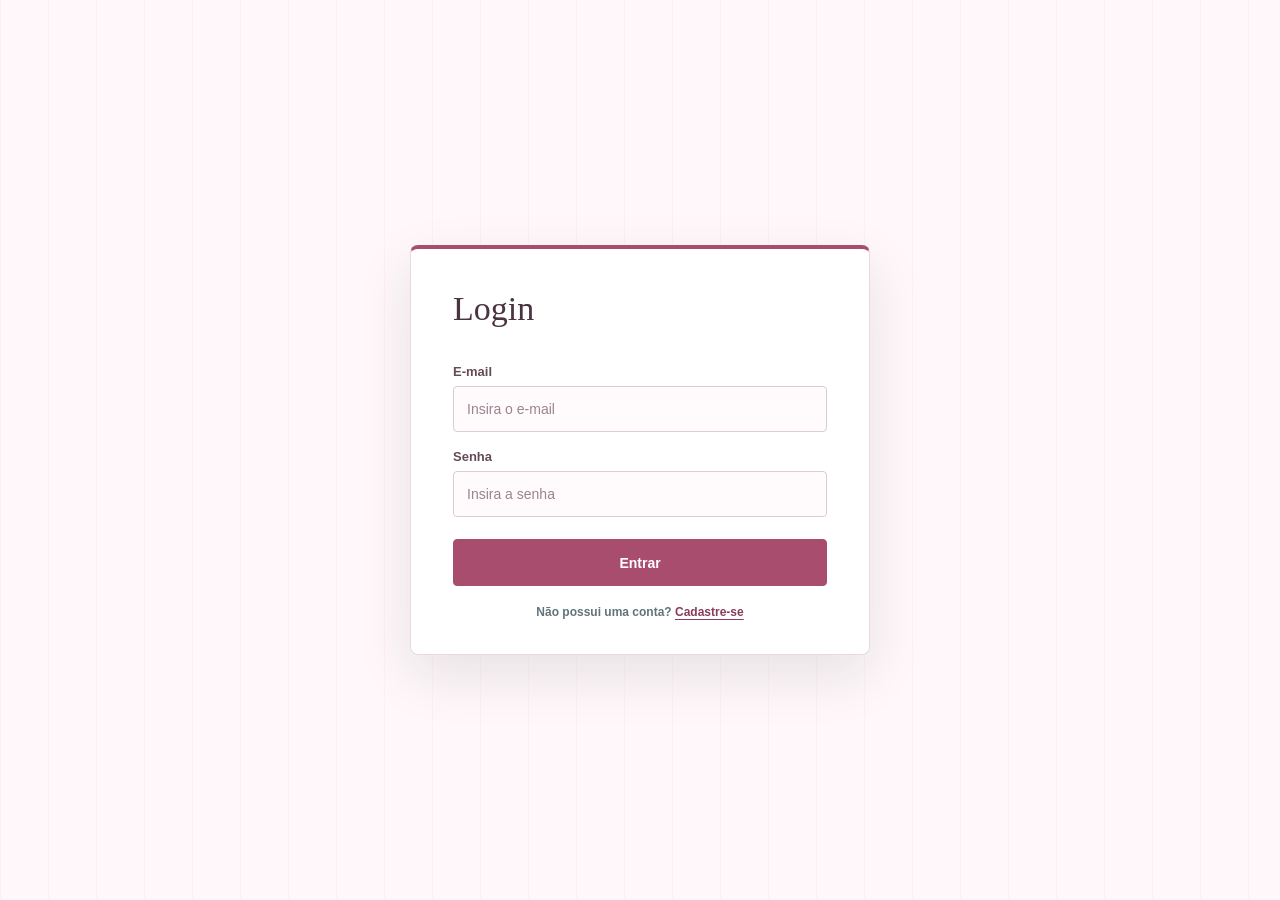
<file: frontend/index.html>
<!DOCTYPE html>
<html lang="en">
<head>
    <meta charset="UTF-8">
    <meta name="viewport" content="width=device-width, initial-scale=1.0">
    <link rel="stylesheet" href="styles/index.css">
    <title>Login</title>
</head>
<body>
    <div class="container">
        <form action="" id="form-login" class="form glass" method="post">
            <h1>Login</h1>
            <p id="mensagem"></p>

                <div class="inputs">
                    <div class="row">
                        <label for="emailForm">E-mail</label>
                        <input type="text" id="emailForm" name="emailForm" placeholder="Insira o e-mail" required>
                        <small class="erro-texto"></small>
                    </div>
                    
                    <div class="row">
                        <label for="senhaForm">Senha</label>
                        <input type="password" id="senhaForm" name="senhaForm" placeholder="Insira a senha" required>
                        <small class="erro-texto"></small>
                    </div>
                </div>

                <button type="submit" class="btn">Entrar</button>
                <h5 class="log-txt">Não possui uma conta? <a href="register.html">Cadastre-se</a></h5>
        </form>
    </div>

    <script src="login.js"></script>
</body>
</file>
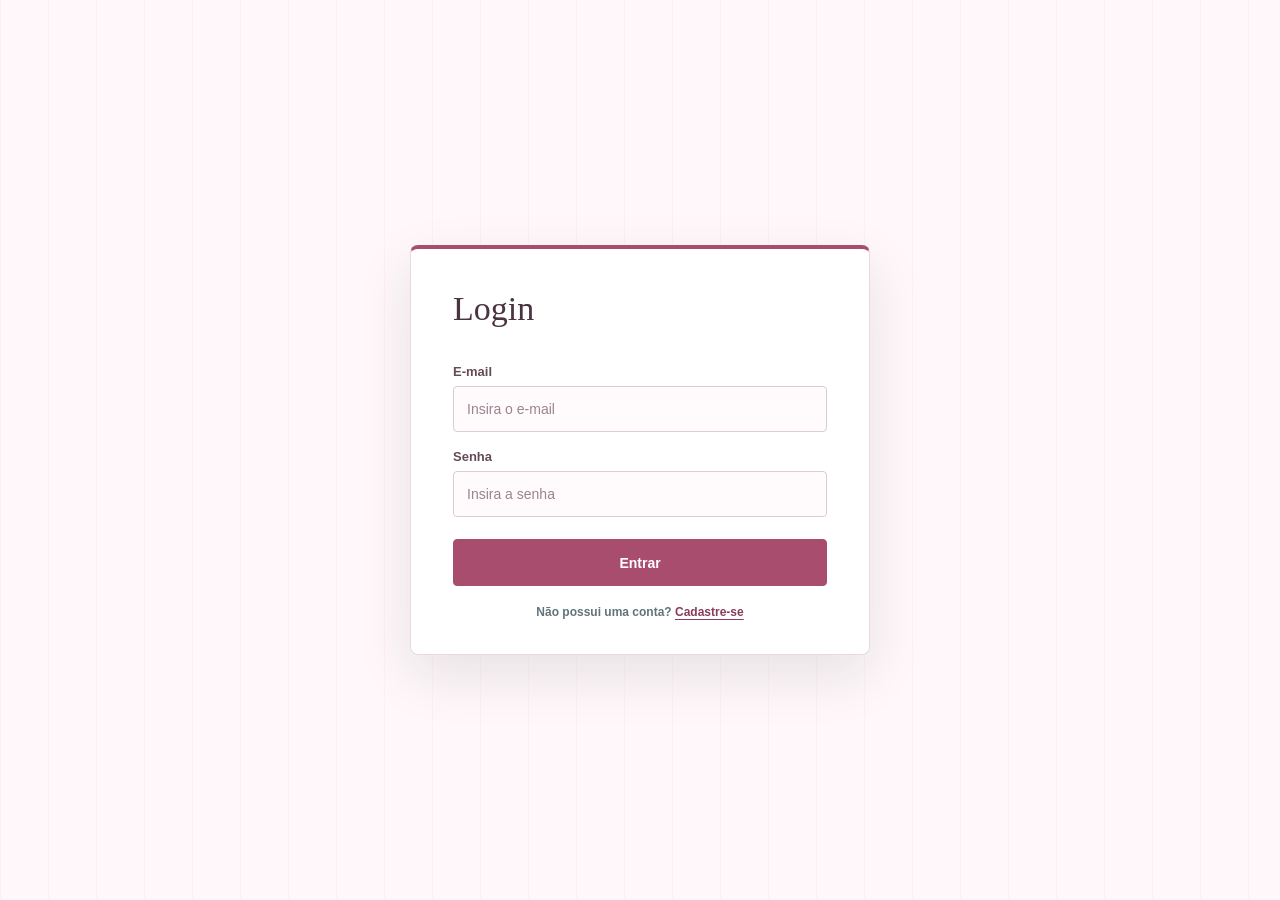
<file: frontend/home.html>
<!DOCTYPE html>
<html lang="pt-BR">
<head>
    <meta charset="UTF-8">
    <meta name="viewport" content="width=device-width, initial-scale=1.0">
    <link rel="stylesheet" href="styles/home.css">
    <title>Início</title>
</head>
<body>

    <div class="container">
        <main class="home glass">

            <nav class="profile-breadcrumb" aria-label="Navegação estrutural">
                <a href="home.html">Início</a>
                <span aria-hidden="true">/</span>
                <span aria-current="page">Meu Perfil</span>
            </nav>

            <header class="profile-overview">
                <div class="profile-identity">
                    <h1 id="profile-name">Meu Perfil</h1>
                    <p id="profile-email" class="profile-email"></p>
                </div>
                <button id="btn-sair" class="btn-sair" type="button">Sair</button>
            </header>

            <section class="home-card" aria-label="Avaliação de sono">
                <div class="home-topo">
                    <div>
                        <h1>Ciclo Circadiano</h1>
                        <p class="home-subtitulo">
                            Entenda melhor seus hábitos de sono e rotina.
                        </p>
                    </div>
                </div>

                <div class="home-conteudo">
                    <h2>Como está o seu ritmo diário?</h2>

                    <p>
                        Responda uma avaliação rápida sobre regularidade do sono,
                        qualidade do descanso, exposição à luz e uso de estimulantes.
                    </p>

                    <p class="home-info">
                        São 10 perguntas e, ao final, você receberá uma classificação
                        e orientações baseadas nas suas respostas.
                    </p>

                    <button id="btn-avaliacao" class="btn" type="button">
                        Iniciar avaliação
                    </button>
                </div>
            </section>

            <details id="latest-card" class="latest-card">
                <summary class="latest-heading">
                    <div>
                        <p class="latest-eyebrow">ACOMPANHAMENTO</p>
                        <h2 id="latest-title">Última avaliação</h2>
                    </div>
                </summary>
                <div class="latest-body">
                    <p id="latest-status" class="latest-status" role="status" aria-live="polite">Abra para consultar sua avaliação.</p>
                    <div id="latest-content" hidden>
                        <div class="latest-summary">
                            <p class="latest-score"><span id="latest-total">0</span><span id="latest-maximum"> / 20</span></p>
                            <div class="latest-meta">
                                <span id="latest-classification" class="latest-classification"></span>
                                <time id="latest-date"></time>
                            </div>
                        </div>
                        <div id="latest-domains" class="latest-domains"></div>
                    </div>
                </div>
            </details>

        </main>
    </div>

    <script src="home.js"></script>
</body>
</html>
</file>
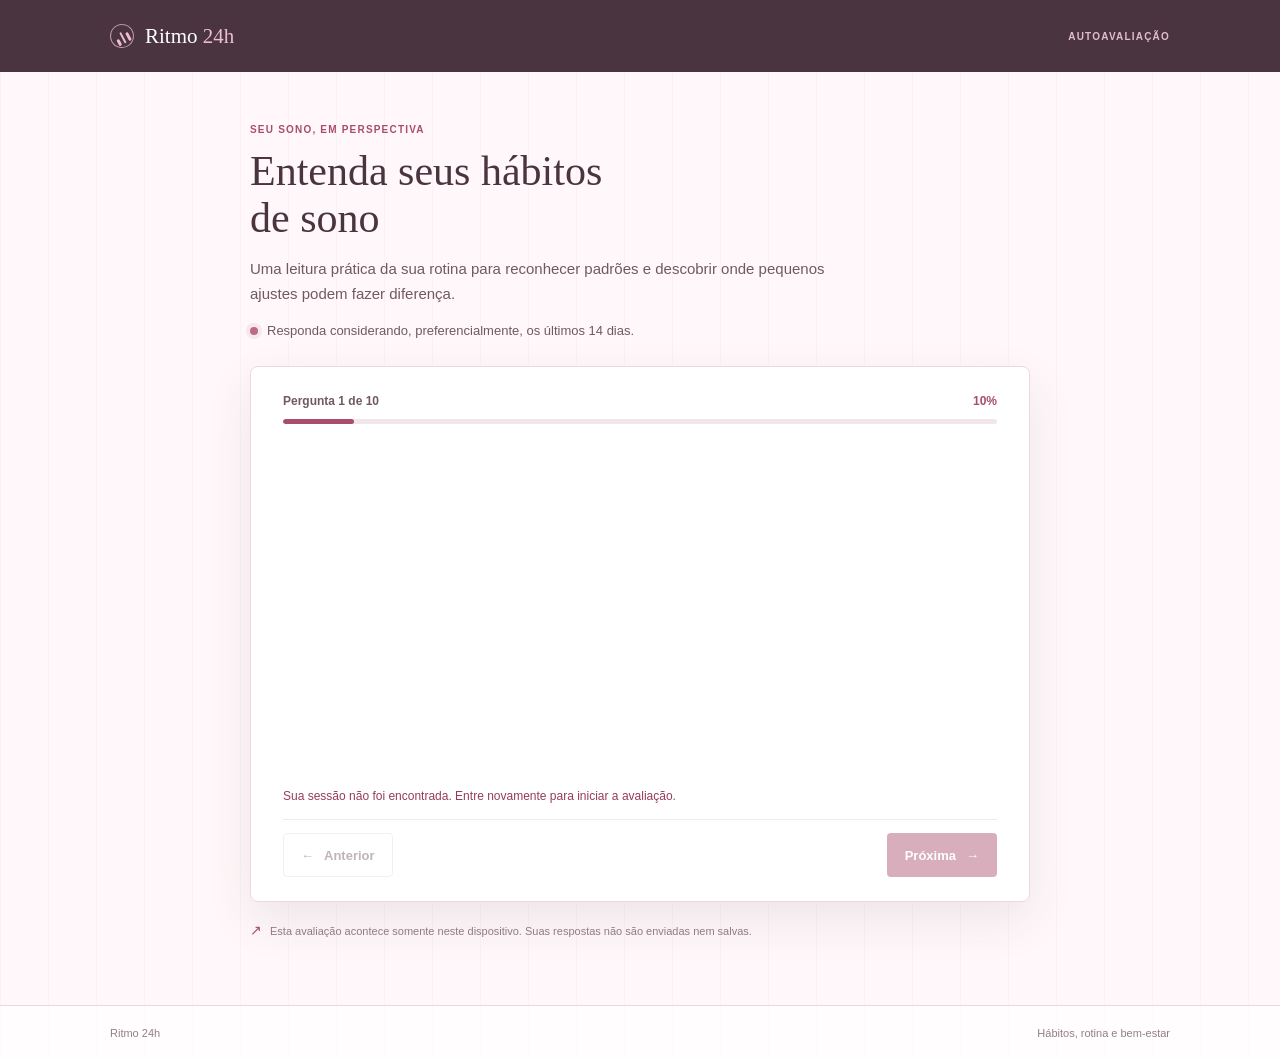
<file: frontend/survey.html>
<!doctype html>
<html lang="pt-BR">
<head>
	<meta charset="utf-8">
	<meta name="viewport" content="width=device-width, initial-scale=1">
	<meta name="theme-color" content="#102d38">
	<meta name="description" content="Uma autoavaliação sobre regularidade, qualidade do sono, luz e estimulantes.">
	<title>Ritmo 24h | Hábitos de sono</title>
	<link rel="stylesheet" href="styles/survey.css">
	<script src="script.js" defer></script>
</head>
<body>
	<header class="topbar">
		<a class="brand" href="survey.html" aria-label="Ritmo 24h, início">
			<span class="brand-mark" aria-hidden="true"><span></span><span></span><span></span></span>
			<span>Ritmo <strong>24h</strong></span>
		</a>
		<span class="topbar-label">AUTOAVALIAÇÃO</span>
	</header>

	<main class="page-shell">
		<section id="questionnaire" aria-labelledby="page-title">
			<div class="intro">
				<p class="eyebrow">SEU SONO, EM PERSPECTIVA</p>
				<h1 id="page-title">Entenda seus hábitos<br class="desktop-break"> de sono</h1>
				<p class="intro-copy">Uma leitura prática da sua rotina para reconhecer padrões e descobrir onde pequenos ajustes podem fazer diferença.</p>
				<p class="period-note"><span class="note-dot" aria-hidden="true"></span>Responda considerando, preferencialmente, os últimos 14 dias.</p>
			</div>
			<section class="question-card" aria-label="Questionário">
				<div class="progress-header">
					<span id="question-count" class="question-count">Pergunta 1 de 10</span>
					<span id="progress-percent" class="progress-percent">10%</span>
				</div>
				<div id="progress-track" class="progress-track" role="progressbar" aria-label="Progresso do questionário" aria-valuemin="0" aria-valuemax="10" aria-valuenow="1">
					<span id="progress-fill" class="progress-fill"></span>
				</div>
				<form id="question-form" novalidate>
					<div id="question-content" class="question-content"></div>
					<p id="validation-message" class="validation-message" role="alert" aria-live="polite"></p>
					<div class="question-nav">
						<button id="previous-button" class="button button-back" type="button" disabled><span aria-hidden="true">←</span> Anterior</button>
						<button id="next-button" class="button button-primary" type="button">Próxima <span aria-hidden="true">→</span></button>
						<button id="finish-button" class="button button-primary" type="button" hidden>Finalizar avaliação <span aria-hidden="true">→</span></button>
					</div>
				</form>
			</section>
			<p class="privacy-note"><span aria-hidden="true">↗</span> Esta avaliação acontece somente neste dispositivo. Suas respostas não são enviadas nem salvas.</p>
		</section>

		<section id="results" class="results-section" aria-labelledby="result-title" hidden>
			<div class="result-heading">
				<p class="eyebrow">SUA AVALIAÇÃO</p>
				<h1 id="result-title" tabindex="-1">Um retrato do seu ritmo</h1>
				<p class="intro-copy">Use este resultado como ponto de partida para observar seus hábitos, sem substituir uma avaliação profissional.</p>
			</div>
			<article class="score-card" aria-labelledby="overall-heading">
				<div class="score-overview">
					<div><p class="card-kicker">PONTUAÇÃO GERAL</p><h2 id="overall-heading"><span id="total-score">0</span><span class="score-max"> / 20</span></h2></div>
					<span id="classification" class="classification">Médio</span>
				</div>
				<p id="general-feedback" class="general-feedback"></p>
			</article>
			<section class="results-block" aria-labelledby="domains-title">
				<div class="section-heading"><p class="eyebrow">PONTUAÇÃO POR DOMÍNIO</p><h2 id="domains-title">O que compõe seu resultado</h2></div>
				<div id="domain-results" class="domain-list"></div>
				<p id="lowest-domains" class="lowest-domains"></p>
			</section>
			<section class="results-block attention-block" aria-labelledby="attention-title">
				<div class="section-heading">
					<p class="eyebrow">PRÓXIMOS PASSOS</p>
					<h2 id="attention-title">Hábitos para observar</h2>
					<p class="section-copy">Respostas abaixo da pontuação máxima podem indicar temas para acompanhar com curiosidade e sem julgamentos.</p>
				</div>
				<div id="answer-feedback" class="answer-feedback-list"></div>
			</section>
			<div class="results-actions">
				<button id="restart-button" class="button button-primary" type="button">Refazer avaliação <span aria-hidden="true">↻</span></button>
				<a class="button button-back" href="home.html"><span aria-hidden="true">←</span> Voltar para o início</a>
			</div>
		</section>
	</main>
	<footer class="site-footer"><span>Ritmo 24h</span><span>Hábitos, rotina e bem-estar</span></footer>
</body>
</html>
</file>
<file: frontend/styles/index.css>
:root {
    color-scheme: light;
    --ink: #493440;
    --ink-soft: #705965;
    --muted: #927e88;
    --rose: #a94d6f;
    --rose-dark: #893c5b;
    --line: #ead8df;
    --paper: #fff7f9;
    --white: #fff;
}

* { box-sizing: border-box; }

html, body { min-width: 320px; min-height: 100%; }

body {
    min-height: 100vh;
    margin: 0;
    color: var(--ink);
    background: linear-gradient(90deg, rgba(169, 77, 111, .035) 1px, transparent 1px) 0 0 / 48px 48px, var(--paper);
    font-family: "Aptos", "Segoe UI", sans-serif;
    -webkit-font-smoothing: antialiased;
}

button, input { font: inherit; }

.container {
    display: grid;
    width: 100%;
    min-height: 100vh;
    place-items: center;
    padding: 28px 18px;
}

#form-login {
    display: flex;
    width: min(100%, 460px);
    flex-direction: column;
    align-items: stretch;
    gap: 0;
    padding: 40px 42px 32px;
    border: 1px solid var(--line);
    border-top: 4px solid var(--rose);
    border-radius: 8px;
    background: var(--white);
    box-shadow: 0 20px 55px rgba(23, 52, 61, .1);
}

#form-login h1 {
    margin: 0 0 8px;
    color: var(--ink);
    font: 400 34px/1.2 Georgia, "Times New Roman", serif;
}

#form-login #mensagem {
    min-height: 20px;
    margin: 0 0 7px;
    font-size: 13px;
    line-height: 1.5;
}

#form-login .inputs {
    display: grid;
    gap: 17px;
    margin: 0 0 22px;
}

#form-login .row { display: grid; gap: 7px; }

#form-login .row label {
    color: #654a57;
    font-size: 13px;
    font-weight: 700;
}

#form-login .row input {
    width: 100%;
    height: 46px;
    padding: 0 13px;
    border: 1px solid #e0cbd4;
    border-radius: 4px;
    color: var(--ink);
    background: #fffbfc;
    font-size: 14px;
}

#form-login .row input::placeholder { color: #9a8490; }
#form-login .row input:hover { border-color: #c38ca0; }

#form-login .row input:focus {
    border-color: var(--rose);
    outline: 3px solid rgba(169, 77, 111, .18);
    outline-offset: 1px;
}

#form-login .btn {
    width: 100%;
    min-height: 47px;
    margin: 0 0 17px;
    padding: 10px 16px;
    border: 1px solid var(--rose);
    border-radius: 4px;
    color: var(--white);
    background: var(--rose);
    cursor: pointer;
    font-size: 14px;
    font-weight: 700;
    transition: background-color 150ms ease, transform 150ms ease;
}

#form-login .btn:hover {
    transform: translateY(-1px);
    background: var(--rose-dark);
}

#form-login .btn:focus-visible,
#form-login .log-txt a:focus-visible {
    outline: 3px solid #bd6c88;
    outline-offset: 3px;
}

#form-login .log-txt {
    margin: 0;
    color: #60747a;
    font-size: 12px;
    line-height: 1.6;
    text-align: center;
}

#form-login .log-txt a {
    color: var(--rose-dark);
    font-weight: 700;
    text-decoration-thickness: 1px;
    text-underline-offset: 3px;
}

#form-login .erro-texto:empty { display: none; }

@media (max-width: 520px) {
    .container { padding: 18px 12px; }
    #form-login { padding: 34px 24px 27px; }
    #form-login h1 { font-size: 30px; }
}

@media (max-width: 360px) {
    #form-login { padding: 28px 20px 24px; }
    #form-login h1 { font-size: 28px; }
}

@media (prefers-reduced-motion: reduce) {
    *, *::before, *::after { transition-duration: .01ms !important; }
}
</file>
<file: frontend/styles/home.css>
:root {
    color-scheme: light;
    --ink: #493440;
    --ink-soft: #705965;
    --muted: #927e88;
    --rose: #a94d6f;
    --rose-dark: #893c5b;
    --rose-pale: #f5e4eb;
    --paper: #fff7f9;
    --white: #fff;
    --line: #ead8df;
}

* { box-sizing: border-box; }

html, body { min-width: 320px; min-height: 100%; }

body {
    min-height: 100vh;
    margin: 0;
    color: var(--ink);
    background: linear-gradient(90deg, rgba(169, 77, 111, .035) 1px, transparent 1px) 0 0 / 48px 48px, var(--paper);
    font-family: "Aptos", "Segoe UI", sans-serif;
    -webkit-font-smoothing: antialiased;
}

button { font: inherit; }

.container {
    display: flex;
    width: 100%;
    min-height: 100vh;
    justify-content: center;
    padding: 34px clamp(20px, 5vw, 72px);
}

.home {
    display: flex;
    width: min(100%, 1120px);
    min-height: 0;
    flex-direction: column;
    gap: 24px;
    padding: 0;
    border: 0;
    background: transparent;
    box-shadow: none;
}

.profile-breadcrumb {
    display: flex;
    align-items: center;
    gap: 8px;
    color: var(--muted);
    font-size: 14px;
}

.profile-breadcrumb a {
    color: var(--rose-dark);
    text-decoration: none;
}

.profile-breadcrumb a:hover { text-decoration: underline; }

.profile-overview {
    display: flex;
    min-height: 82px;
    align-items: center;
    justify-content: space-between;
    gap: 20px;
    padding: 4px 0 24px;
    border-bottom: 1px solid var(--line);
}

.profile-overview h1 {
    min-width: 0;
    margin: 0;
    overflow-wrap: anywhere;
    color: var(--ink);
    font-family: "Aptos", "Segoe UI", sans-serif;
    font-size: 20px;
    font-weight: 700;
}

.profile-identity { display: flex; min-width: 0; flex-direction: column; gap: 5px; }

.profile-email {
    margin: 0;
    color: var(--muted);
    font-size: 14px;
    opacity: .72;
    overflow-wrap: anywhere;
}

.home-card {
    display: flex;
    flex-direction: column;
    gap: 28px;
    padding: 30px;
    border: 1px solid var(--line);
    border-radius: 8px;
    background: var(--white);
    box-shadow: 0 12px 32px rgba(73, 52, 64, .06);
}

.home-topo {
    display: flex;
    width: 100%;
    align-items: flex-start;
    justify-content: space-between;
    gap: 20px;
    padding-bottom: 21px;
    border-bottom: 1px solid var(--line);
}

.home-topo h1 {
    margin: 0 0 8px;
    color: var(--ink);
    font: 400 32px/1.2 Georgia, "Times New Roman", serif;
}

.home-subtitulo { margin: 0; color: var(--muted); font-size: 14px; line-height: 1.6; }

.home-conteudo {
    display: flex;
    width: 100%;
    flex-direction: column;
    align-items: flex-start;
    gap: 15px;
}

.home-conteudo h2 {
    margin: 0;
    color: var(--ink);
    font: 400 27px/1.3 Georgia, "Times New Roman", serif;
}

.home-conteudo p { margin: 0; color: var(--ink-soft); font-size: 14px; line-height: 1.65; }

.home-info {
    padding-left: 12px;
    border-left: 2px solid #d58da5;
    color: var(--muted) !important;
    font-size: 13px !important;
}

.latest-card {
    display: flex;
    flex-direction: column;
    padding: 0 30px;
    border: 1px solid var(--line);
    border-radius: 8px;
    background: var(--white);
    box-shadow: 0 12px 32px rgba(73, 52, 64, .06);
}

.latest-eyebrow {
    margin: 0 0 7px;
    color: var(--rose-dark);
    font-size: 10px;
    font-weight: 700;
    letter-spacing: 1px;
}

.latest-heading {
    display: flex;
    min-height: 92px;
    align-items: center;
    justify-content: space-between;
    gap: 18px;
    cursor: pointer;
    list-style: none;
}

.latest-heading::-webkit-details-marker { display: none; }

.latest-heading::after {
    width: 10px;
    height: 10px;
    flex: 0 0 auto;
    border-right: 2px solid var(--rose);
    border-bottom: 2px solid var(--rose);
    content: "";
    transform: rotate(45deg) translateY(-2px);
    transition: transform 160ms ease;
}

.latest-card[open] .latest-heading::after {
    transform: rotate(225deg) translate(-2px, -1px);
}

.latest-heading:focus-visible {
    outline: 3px solid #bd6c88;
    outline-offset: 3px;
}

.latest-heading h2 {
    margin: 0;
    color: var(--ink);
    font: 400 23px/1.3 Georgia, "Times New Roman", serif;
}

.latest-body {
    display: flex;
    flex-direction: column;
    gap: 18px;
    padding: 0 0 26px;
}

.latest-status {
    margin: 0;
    color: var(--muted);
    font-size: 14px;
    line-height: 1.6;
}

.latest-summary {
    display: flex;
    align-items: center;
    justify-content: space-between;
    gap: 18px;
    padding: 17px 18px;
    border: 1px solid #f0dfe6;
    border-radius: 6px;
    background: #fff9fb;
}

.latest-score {
    margin: 0;
    color: var(--ink);
    font: 400 34px/1 Georgia, "Times New Roman", serif;
    font-variant-numeric: tabular-nums;
}

.latest-score span + span {
    color: var(--muted);
    font: 14px "Aptos", "Segoe UI", sans-serif;
}

.latest-meta {
    display: flex;
    flex-direction: column;
    align-items: flex-end;
    gap: 7px;
}

.latest-classification {
    padding: 6px 10px;
    border-radius: 3px;
    color: var(--rose-dark);
    background: var(--rose-pale);
    font-size: 12px;
    font-weight: 700;
}

.latest-classification.is-poor { color: #8e3f5b; background: #f9e7ed; }
.latest-classification.is-medium { color: #784a5a; background: #f8e7ed; }

.latest-meta time { color: var(--muted); font-size: 12px; text-align: right; }

.latest-domains { display: grid; gap: 13px; }

.latest-domain { display: grid; gap: 7px; }

.latest-domain-labels {
    display: flex;
    justify-content: space-between;
    gap: 12px;
    color: var(--ink-soft);
    font-size: 12px;
}

.latest-domain-labels span:last-child {
    flex: 0 0 auto;
    font-variant-numeric: tabular-nums;
}

.latest-domain-track {
    height: 6px;
    overflow: hidden;
    border-radius: 6px;
    background: #f1e6eb;
}

.latest-domain-fill {
    display: block;
    height: 100%;
    border-radius: inherit;
    background: var(--rose);
}

#btn-avaliacao,
.btn-sair {
    min-height: 47px;
    padding: 10px 18px;
    border: 1px solid var(--rose);
    border-radius: 4px;
    color: var(--white);
    background: var(--rose);
    cursor: pointer;
    font-size: 14px;
    font-weight: 700;
    transition: background-color 150ms ease, transform 150ms ease;
}

#btn-avaliacao { margin-top: 5px; }

#btn-avaliacao:hover,
.btn-sair:hover { transform: translateY(-1px); background: var(--rose-dark); }

button:focus-visible {
    outline: 3px solid #bd6c88;
    outline-offset: 3px;
}

@media (max-width: 800px) {
    .container { padding: 30px 28px; }
    .home { gap: 20px; }
    .home-card { padding: 26px; }
    .latest-card { padding-right: 26px; padding-left: 26px; }
    .latest-heading { min-height: 84px; }
}

@media (max-width: 600px) {
    .container { padding: 24px 16px; }
    .home { min-height: 0; gap: 18px; padding: 0; }
    .profile-overview { min-height: 70px; gap: 12px; padding-bottom: 18px; }
    .profile-overview h1 { font-size: 16px; }
    .home-card { gap: 22px; padding: 22px 18px; }
    .latest-card { padding: 0 18px; }
    .latest-heading { min-height: 80px; }
    .latest-body { padding-bottom: 22px; }
    .latest-summary { padding: 14px; }
    .latest-score { font-size: 30px; }
    .home-topo { align-items: flex-start; }
    .home-topo h1 { font-size: 27px; }
    .home-conteudo h2 { font-size: 23px; }
}

@media (max-width: 420px) {
    .home-topo { flex-direction: column; }
}

@media (max-width: 380px) {
    .profile-overview { align-items: flex-start; gap: 10px; }
    .profile-overview h1 { font-size: 15px; }
    .profile-email { font-size: 12px; }
    .btn-sair { min-height: 44px; padding: 9px 12px; }
    .home-card { padding: 18px 16px; }
    .latest-card { padding-right: 16px; padding-left: 16px; }
    .latest-summary { align-items: flex-start; flex-direction: column; gap: 12px; }
    .latest-meta { align-items: flex-start; }
    .latest-meta time { text-align: left; }
}
</file>
<file: frontend/styles/survey.css>
:root {
    color-scheme: light;
    --ink: #493440;
    --ink-soft: #705965;
    --muted: #927e88;
    --teal: #a94d6f;
    --teal-dark: #893c5b;
    --teal-pale: #f5e4eb;
    --paper: #fff7f9;
    --white: #fff;
    --line: #ead8df;
    --gold: #b96b88;
    --gold-pale: #f8e7ed;
    --danger: #963c5a;
    --shadow: 0 18px 48px rgba(73, 52, 64, .09);
}

* { box-sizing: border-box; }

html { min-width: 320px; background: var(--paper); }

body {
    min-height: 100vh;
    margin: 0;
    color: var(--ink);
    background: linear-gradient(90deg, rgba(169, 77, 111, .035) 1px, transparent 1px) 0 0 / 48px 48px, var(--paper);
    font-family: "Aptos", "Segoe UI", sans-serif;
    -webkit-font-smoothing: antialiased;
}

button, input { font: inherit; }
button:focus-visible, a:focus-visible, input:focus-visible + .choice-card { outline: 3px solid #bd6c88; outline-offset: 3px; }

.topbar {
    display: flex;
    min-height: 72px;
    align-items: center;
    justify-content: space-between;
    padding: 0 max(28px, calc((100vw - 1060px) / 2));
    color: var(--white);
    background: var(--ink);
}

.brand { display: inline-flex; align-items: center; gap: 11px; color: inherit; font: 21px Georgia, "Times New Roman", serif; text-decoration: none; }
.brand strong { color: #edbdcc; font-weight: 400; }
.brand-mark { display: flex; width: 24px; height: 24px; align-items: end; justify-content: center; gap: 3px; padding: 3px 4px; border: 1px solid rgba(237, 189, 204, .72); border-radius: 50%; transform: rotate(-28deg); }
.brand-mark span { width: 3px; border-radius: 4px; background: #edbdcc; }
.brand-mark span:nth-child(1) { height: 7px; }
.brand-mark span:nth-child(2) { height: 12px; }
.brand-mark span:nth-child(3) { height: 9px; }
.topbar-label, .eyebrow, .card-kicker { font-size: 10px; font-weight: 700; letter-spacing: 1.2px; }
.topbar-label { color: #e2bdc9; }

.page-shell { width: min(100% - 40px, 780px); min-height: calc(100vh - 126px); margin: 0 auto; padding: 52px 0 64px; }
.intro { margin-bottom: 28px; animation: rise-in 380ms ease-out both; }
.eyebrow { margin: 0 0 13px; color: var(--teal); }
h1, h2, p { margin-top: 0; }
h1, .section-heading h2 { font-family: Georgia, "Times New Roman", serif; font-weight: 400; letter-spacing: 0; }
h1 { margin-bottom: 14px; font-size: 42px; line-height: 1.13; }
.intro-copy { max-width: 620px; margin-bottom: 17px; color: var(--ink-soft); font-size: 15px; line-height: 1.65; }
.period-note { display: flex; align-items: center; gap: 9px; margin-bottom: 0; color: var(--ink-soft); font-size: 13px; }
.note-dot { width: 8px; height: 8px; flex: 0 0 auto; border-radius: 50%; background: var(--gold); box-shadow: 0 0 0 4px var(--gold-pale); }

.question-card, .score-card { border: 1px solid var(--line); border-radius: 8px; background: var(--white); box-shadow: var(--shadow); }
.question-card { padding: 27px 32px 24px; animation: rise-in 460ms 60ms ease-out both; }
.progress-header { display: flex; align-items: baseline; justify-content: space-between; margin-bottom: 11px; }
.question-count { color: var(--ink-soft); font-size: 12px; font-weight: 700; }
.progress-percent { color: var(--teal); font-size: 12px; font-variant-numeric: tabular-nums; font-weight: 700; }
.progress-track, .domain-track { overflow: hidden; height: 5px; border-radius: 8px; background: #f1e6eb; }
.progress-fill, .domain-fill { display: block; width: 10%; height: 100%; border-radius: inherit; background: var(--teal); transition: width 220ms ease; }
.question-content { min-height: 360px; padding-top: 31px; }
.question-domain { margin: 0 0 10px; color: var(--teal); font-size: 11px; font-weight: 700; }
.question-title { max-width: 660px; margin: 0 0 13px; font: 400 26px/1.32 Georgia, "Times New Roman", serif; }
.question-helper { margin: 0 0 22px; color: var(--muted); font-size: 13px; line-height: 1.55; }
.choices { display: grid; gap: 9px; margin: 0; padding: 0; border: 0; }
.choice-option { position: relative; display: block; min-width: 0; cursor: pointer; }
.choice-option input { position: absolute; width: 1px; height: 1px; overflow: hidden; clip: rect(0, 0, 0, 0); white-space: nowrap; clip-path: inset(50%); }
.choice-card { display: flex; min-height: 52px; align-items: center; justify-content: space-between; gap: 14px; padding: 12px 15px; border: 1px solid var(--line); border-radius: 5px; color: var(--ink); background: #fff; font-size: 14px; line-height: 1.4; transition: border-color 150ms ease, background-color 150ms ease; }
.choice-card::after { width: 17px; height: 17px; flex: 0 0 auto; border: 1px solid #c5a6b4; border-radius: 50%; content: ""; }
.choice-option:hover .choice-card { border-color: #c28ca0; background: #fffbfc; }
.choice-option input:checked + .choice-card { border-color: var(--teal); color: var(--teal-dark); background: var(--teal-pale); box-shadow: inset 3px 0 0 var(--teal); }
.choice-option input:checked + .choice-card::after { border: 5px solid var(--teal); background: white; }
.validation-message { min-height: 20px; margin: 5px 0 10px; color: var(--danger); font-size: 12px; }
.question-nav { display: flex; align-items: center; justify-content: space-between; gap: 12px; padding-top: 13px; border-top: 1px solid #f4e8ed; }
.button { display: inline-flex; min-height: 44px; align-items: center; justify-content: center; gap: 10px; padding: 0 17px; border: 1px solid transparent; border-radius: 4px; cursor: pointer; font-size: 13px; font-weight: 700; transition: background-color 150ms ease, border-color 150ms ease, transform 150ms ease; }
.button:hover:not(:disabled) { transform: translateY(-1px); }
.button:disabled { cursor: not-allowed; opacity: .45; }
.button-primary { color: var(--white); background: var(--teal); }
.button-primary:hover:not(:disabled) { background: var(--teal-dark); }
.button-back { border-color: var(--line); color: var(--ink-soft); background: white; }
.button-back:hover:not(:disabled) { border-color: #c99bad; background: #fdf7f9; }
.privacy-note { display: flex; align-items: center; gap: 8px; margin: 18px 0 0; color: var(--muted); font-size: 11px; line-height: 1.5; }
.privacy-note span { color: var(--teal); font-size: 14px; }

.results-section { animation: rise-in 380ms ease-out both; }
.result-heading { margin-bottom: 24px; }
.result-heading h1 { font-size: 38px; }
.score-card { padding: 25px 28px; border-top: 3px solid var(--teal); }
.score-overview { display: flex; align-items: center; justify-content: space-between; gap: 20px; }
.card-kicker { margin-bottom: 8px; color: var(--muted); }
.score-overview h2 { margin: 0; font: 400 48px/1 Georgia, "Times New Roman", serif; font-variant-numeric: tabular-nums; }
.score-max { color: var(--muted); font: 17px "Aptos", "Segoe UI", sans-serif; }
.classification { padding: 8px 13px; border-radius: 3px; color: var(--teal-dark); background: var(--teal-pale); font-size: 12px; font-weight: 700; }
.classification.is-poor { color: #8e3f5b; background: #f9e7ed; }
.classification.is-medium { color: #784a5a; background: var(--gold-pale); }
.general-feedback { max-width: 620px; margin: 18px 0 0; color: var(--ink-soft); font-size: 14px; line-height: 1.6; }
.results-block { margin-top: 38px; }
.section-heading { margin-bottom: 17px; }
.section-heading .eyebrow { margin-bottom: 8px; }
.section-heading h2 { margin: 0 0 8px; font-size: 26px; line-height: 1.25; }
.section-copy { max-width: 650px; margin: 0; color: var(--ink-soft); font-size: 13px; line-height: 1.6; }
.domain-list { display: grid; gap: 10px; }
.domain-row { padding: 15px 17px; border: 1px solid var(--line); border-radius: 5px; background: var(--white); }
.domain-row-header { display: flex; align-items: baseline; justify-content: space-between; gap: 14px; margin-bottom: 10px; }
.domain-name { color: var(--ink); font-size: 13px; font-weight: 700; }
.domain-score { flex: 0 0 auto; color: var(--ink-soft); font-size: 12px; font-variant-numeric: tabular-nums; }
.domain-track { height: 6px; }
.domain-fill { background: var(--teal); }
.lowest-domains { margin: 13px 0 0; padding-left: 12px; border-left: 2px solid var(--gold); color: var(--ink-soft); font-size: 13px; line-height: 1.55; }
.answer-feedback-list { display: grid; gap: 10px; }
.feedback-item { padding: 17px 18px; border: 1px solid var(--line); border-radius: 5px; background: var(--white); }
.feedback-item h3 { margin: 0 0 10px; color: var(--ink); font-size: 14px; line-height: 1.45; }
.feedback-answer { margin-bottom: 8px; color: var(--teal-dark); font-size: 12px; font-weight: 700; line-height: 1.5; }
.feedback-better, .feedback-explanation { margin: 0; color: var(--ink-soft); font-size: 12px; line-height: 1.6; }
.feedback-better { margin-bottom: 5px; }
.feedback-better strong { color: var(--ink); }
.all-maximal { padding: 20px; border: 1px solid #eacbd6; border-radius: 5px; color: var(--teal-dark); background: #fbf0f4; font-size: 14px; line-height: 1.6; }
.results-actions { display: flex; flex-wrap: wrap; gap: 12px; margin-top: 27px; }
.site-footer { display: flex; min-height: 54px; align-items: center; justify-content: space-between; gap: 16px; padding: 12px max(28px, calc((100vw - 1060px) / 2)); border-top: 1px solid var(--line); color: var(--muted); background: rgba(255, 255, 255, .72); font-size: 11px; }
[hidden] { display: none !important; }

@media (max-width: 760px) {
    .topbar { padding-right: 24px; padding-left: 24px; }
    .page-shell { width: min(100% - 40px, 780px); padding-top: 42px; }
    .question-card { padding-right: 26px; padding-left: 26px; }
    .score-card { padding-right: 24px; padding-left: 24px; }
    .domain-name, .feedback-item h3 { overflow-wrap: anywhere; }
}

@keyframes rise-in {
    from { opacity: 0; transform: translateY(8px); }
    to { opacity: 1; transform: translateY(0); }
}

@media (max-width: 600px) {
    .topbar { min-height: 62px; padding: 0 20px; }
    .page-shell { width: min(100% - 28px, 780px); min-height: calc(100vh - 116px); padding: 36px 0 42px; }
    h1 { font-size: 34px; }
    .desktop-break { display: none; }
    .intro-copy { font-size: 14px; }
    .question-card { padding: 21px 18px 18px; }
    .question-content { min-height: 0; padding: 26px 0 16px; }
    .question-title { font-size: 22px; }
    .choice-card { min-height: 52px; padding: 11px 12px; font-size: 13px; }
    .button { min-height: 43px; padding: 0 13px; font-size: 12px; }
    .score-card { padding: 21px 19px; }
    .score-overview h2 { font-size: 42px; }
    .result-heading h1 { font-size: 33px; }
    .section-heading h2 { font-size: 23px; }
    .domain-row { padding: 14px; }
    .site-footer { padding: 12px 20px; }
}

@media (max-width: 380px) {
    .topbar { padding-right: 15px; padding-left: 15px; }
    .topbar-label { font-size: 9px; }
    .brand { gap: 8px; font-size: 19px; }
    .page-shell { width: min(100% - 24px, 780px); padding-top: 30px; }
    .question-card { padding: 18px 14px 16px; }
    .question-title { font-size: 20px; }
    .score-card { padding: 19px 16px; }
    .score-overview { align-items: flex-start; flex-direction: column; gap: 12px; }
    .domain-row-header { align-items: flex-start; flex-direction: column; gap: 5px; }
    .results-actions { align-items: stretch; flex-direction: column; }
    .results-actions .button { width: 100%; }
    .site-footer { align-items: flex-start; flex-direction: column; gap: 5px; }
}

@media (prefers-reduced-motion: reduce) {
    *, *::before, *::after { scroll-behavior: auto !important; animation-duration: .01ms !important; animation-iteration-count: 1 !important; transition-duration: .01ms !important; }
}
</file>
